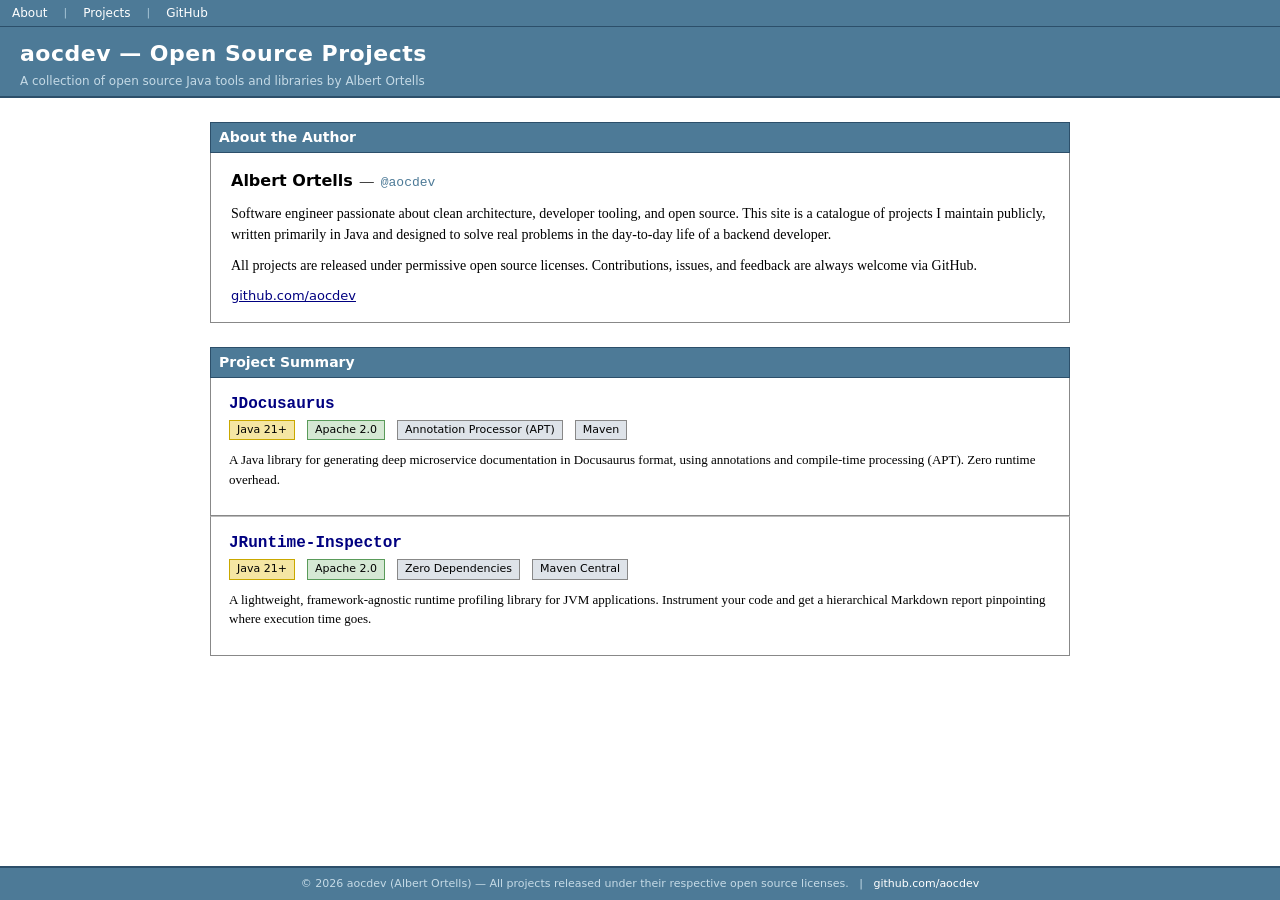
<file: index.html>
<!doctype html>
<html lang="en">
    <head>
        <meta charset="UTF-8" />
        <meta name="viewport" content="width=device-width, initial-scale=1.0" />
        <title>aocdev &mdash; Open Source Projects</title>
        <link rel="stylesheet" href="style.css" />
    </head>
    <body>
        <!-- Top navigation bar (Javadoc style) -->
        <div class="topnav">
            <a href="#about">About</a>
            <span class="topnav-sep">|</span>
            <a href="#projects">Projects</a>
            <span class="topnav-sep">|</span>
            <a href="https://github.com/aocdev" target="_blank">GitHub</a>
        </div>

        <!-- Page header -->
        <div class="page-header">
            <h1>aocdev &mdash; Open Source Projects</h1>
            <div class="subtitle">
                A collection of open source Java tools and libraries by Albert Ortells
            </div>
        </div>

        <div class="content">
            <!-- ABOUT SECTION -->
            <div class="section-bar" id="about">About the Author</div>
            <div class="about-box">
                <p>
                    <span class="author-name">Albert Ortells</span>
                    &nbsp;&mdash;&nbsp;
                    <span class="handle">@aocdev</span>
                </p>
                <p>
                    Software engineer passionate about clean architecture, developer tooling, and
                    open source. This site is a catalogue of projects I maintain publicly, written
                    primarily in Java and designed to solve real problems in the day-to-day life of
                    a backend developer.
                </p>
                <p>
                    All projects are released under permissive open source licenses. Contributions,
                    issues, and feedback are always welcome via GitHub.
                </p>
                <div class="links">
                    <a href="https://github.com/aocdev" target="_blank">github.com/aocdev</a>
                </div>
            </div>

            <!-- PROJECTS SECTION -->
            <div class="section-bar" id="projects">Project Summary</div>

            <!-- ── JDocusaurus ── -->
            <div class="project-card">
                <div class="project-name">
                    <a href="jdocusaurus.html">JDocusaurus</a>
                </div>
                <div class="project-meta">
                    <span class="meta-badge lang">Java 21+</span>
                    <span class="meta-badge license">Apache&nbsp;2.0</span>
                    <span class="meta-badge">Annotation&nbsp;Processor&nbsp;(APT)</span>
                    <span class="meta-badge">Maven</span>
                </div>
                <p class="project-description">
                    A Java library for generating deep microservice documentation in Docusaurus
                    format, using annotations and compile-time processing (APT). Zero runtime
                    overhead.
                </p>
            </div>
            <!-- end project-card -->

            <!-- ── JRuntime-Inspector ── -->
            <div class="project-card">
                <div class="project-name">
                    <a href="jruntime-inspector.html">JRuntime-Inspector</a>
                </div>
                <div class="project-meta">
                    <span class="meta-badge lang">Java 21+</span>
                    <span class="meta-badge license">Apache&nbsp;2.0</span>
                    <span class="meta-badge">Zero&nbsp;Dependencies</span>
                    <span class="meta-badge">Maven&nbsp;Central</span>
                </div>
                <p class="project-description">
                    A lightweight, framework-agnostic runtime profiling library for JVM
                    applications. Instrument your code and get a hierarchical Markdown report
                    pinpointing where execution time goes.
                </p>
            </div>
            <!-- end project-card -->
        </div>
        <!-- end content -->

        <!-- Footer -->
        <div class="page-footer">
            &copy; 2026 aocdev (Albert Ortells) &mdash; All projects released under their respective
            open source licenses. &nbsp;&nbsp;|&nbsp;&nbsp;
            <a href="https://github.com/aocdev" target="_blank">github.com/aocdev</a>
        </div>
    </body>
</html>
</file>
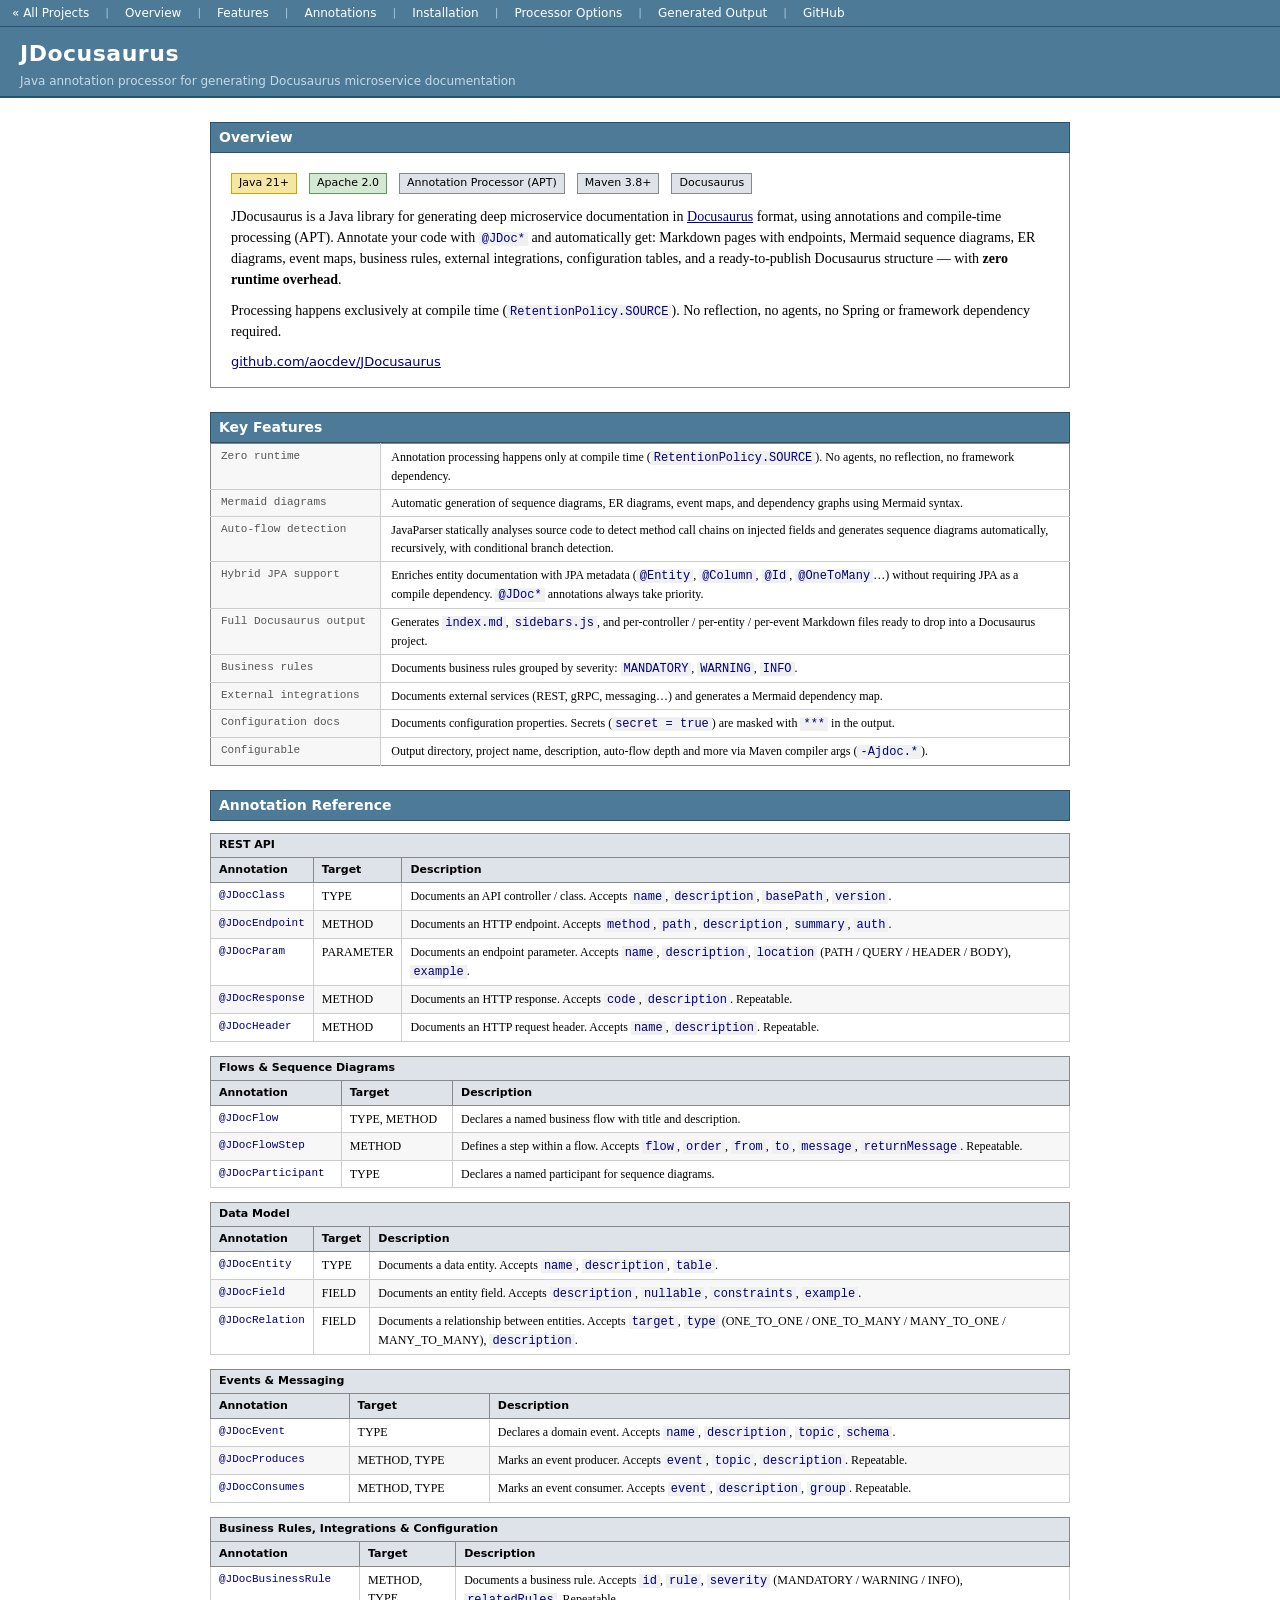
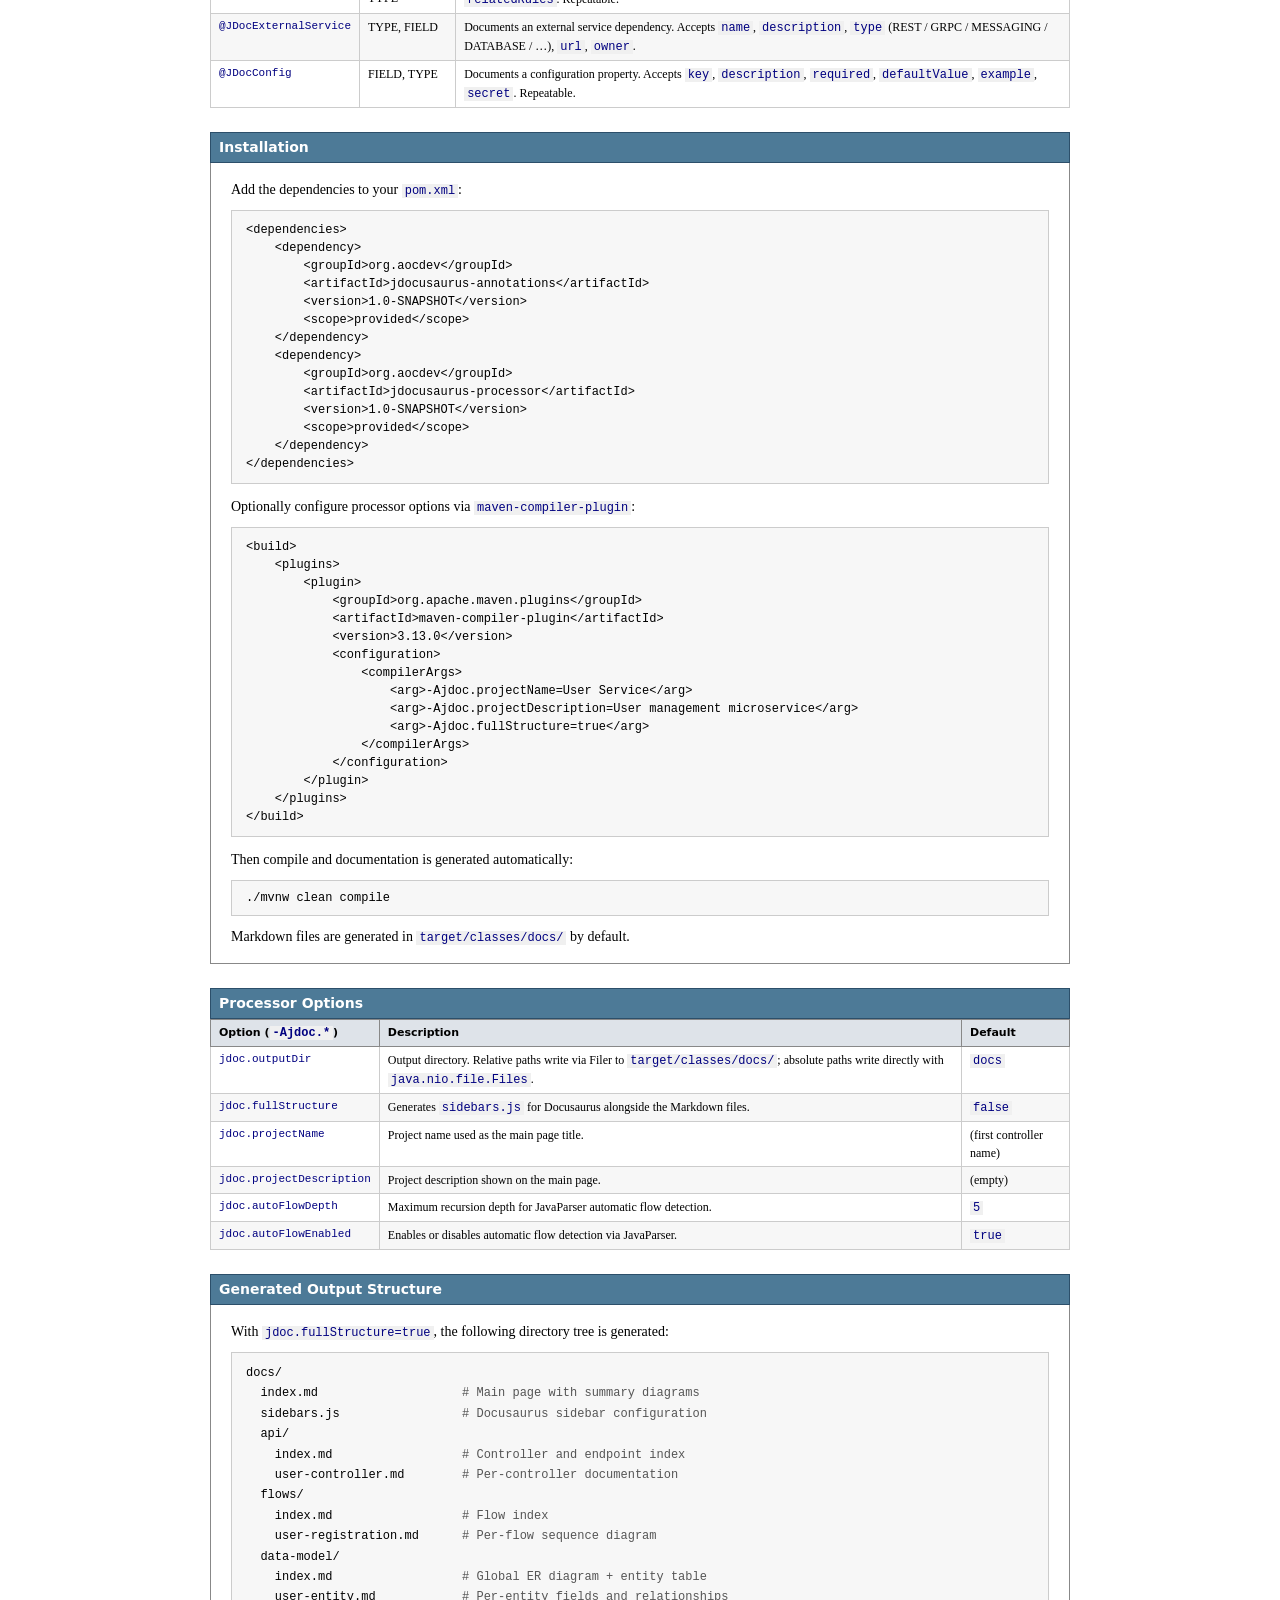
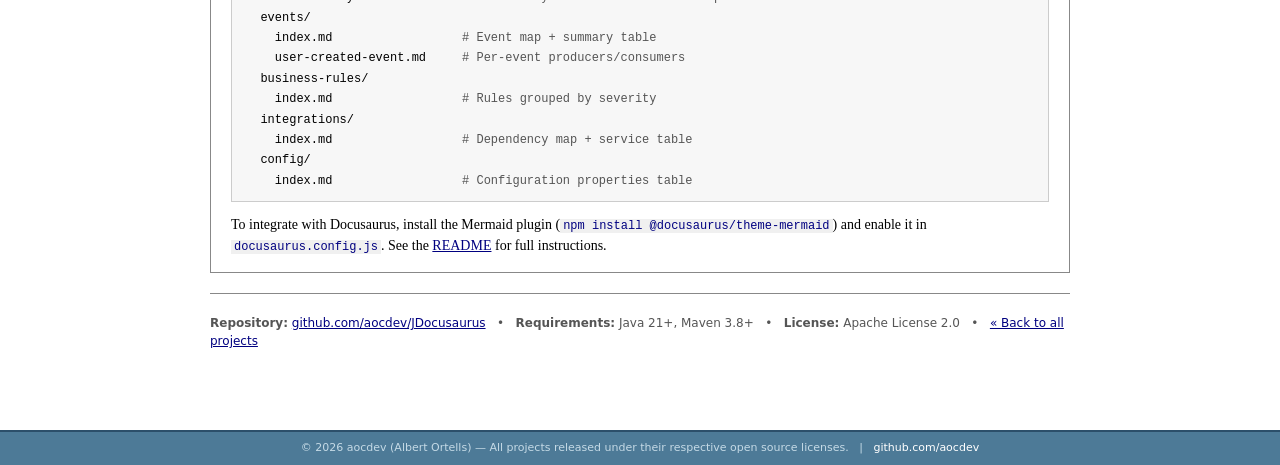
<file: jdocusaurus.html>
<!doctype html>
<html lang="en">
    <head>
        <meta charset="UTF-8" />
        <meta name="viewport" content="width=device-width, initial-scale=1.0" />
        <title>JDocusaurus &mdash; aocdev</title>
        <link rel="stylesheet" href="style.css" />
    </head>
    <body>
        <!-- Top navigation bar -->
        <div class="topnav">
            <a href="index.html">&laquo; All Projects</a>
            <span class="topnav-sep">|</span>
            <a href="#overview">Overview</a>
            <span class="topnav-sep">|</span>
            <a href="#features">Features</a>
            <span class="topnav-sep">|</span>
            <a href="#annotations">Annotations</a>
            <span class="topnav-sep">|</span>
            <a href="#installation">Installation</a>
            <span class="topnav-sep">|</span>
            <a href="#options">Processor Options</a>
            <span class="topnav-sep">|</span>
            <a href="#output">Generated Output</a>
            <span class="topnav-sep">|</span>
            <a href="https://github.com/aocdev/JDocusaurus" target="_blank">GitHub</a>
        </div>

        <!-- Page header -->
        <div class="page-header">
            <h1>JDocusaurus</h1>
            <div class="subtitle">
                Java annotation processor for generating Docusaurus microservice documentation
            </div>
        </div>

        <div class="content">
            <!-- ═══════════════════════════════════════════
         OVERVIEW
    ═══════════════════════════════════════════ -->
            <div class="section-bar" id="overview">Overview</div>
            <div class="about-box">
                <div class="project-meta">
                    <span class="meta-badge lang">Java 21+</span>
                    <span class="meta-badge license">Apache&nbsp;2.0</span>
                    <span class="meta-badge">Annotation&nbsp;Processor&nbsp;(APT)</span>
                    <span class="meta-badge">Maven&nbsp;3.8+</span>
                    <span class="meta-badge">Docusaurus</span>
                </div>
                <p>
                    JDocusaurus is a Java library for generating deep microservice documentation in
                    <a href="https://docusaurus.io/" target="_blank">Docusaurus</a> format, using
                    annotations and compile-time processing (APT). Annotate your code with
                    <code>@JDoc*</code> and automatically get: Markdown pages with endpoints,
                    Mermaid sequence diagrams, ER diagrams, event maps, business rules, external
                    integrations, configuration tables, and a ready-to-publish Docusaurus structure
                    &mdash; with <strong>zero runtime overhead</strong>.
                </p>
                <p>
                    Processing happens exclusively at compile time
                    (<code>RetentionPolicy.SOURCE</code>). No reflection, no agents, no Spring or
                    framework dependency required.
                </p>
                <div class="links">
                    <a href="https://github.com/aocdev/JDocusaurus" target="_blank"
                        >github.com/aocdev/JDocusaurus</a
                    >
                </div>
            </div>

            <!-- ═══════════════════════════════════════════
         KEY FEATURES
    ═══════════════════════════════════════════ -->
            <div class="section-bar" id="features">Key Features</div>
            <table class="feature-list">
                <tbody>
                    <tr>
                        <td>Zero runtime</td>
                        <td>
                            Annotation processing happens only at compile time
                            (<code>RetentionPolicy.SOURCE</code>). No agents, no reflection, no
                            framework dependency.
                        </td>
                    </tr>
                    <tr>
                        <td>Mermaid diagrams</td>
                        <td>
                            Automatic generation of sequence diagrams, ER diagrams, event maps, and
                            dependency graphs using Mermaid syntax.
                        </td>
                    </tr>
                    <tr>
                        <td>Auto-flow detection</td>
                        <td>
                            JavaParser statically analyses source code to detect method call chains
                            on injected fields and generates sequence diagrams automatically,
                            recursively, with conditional branch detection.
                        </td>
                    </tr>
                    <tr>
                        <td>Hybrid JPA support</td>
                        <td>
                            Enriches entity documentation with JPA metadata (<code>@Entity</code>,
                            <code>@Column</code>, <code>@Id</code>, <code>@OneToMany</code>&hellip;)
                            without requiring JPA as a compile dependency.
                            <code>@JDoc*</code> annotations always take priority.
                        </td>
                    </tr>
                    <tr>
                        <td>Full Docusaurus output</td>
                        <td>
                            Generates <code>index.md</code>, <code>sidebars.js</code>, and
                            per-controller / per-entity / per-event Markdown files ready to drop
                            into a Docusaurus project.
                        </td>
                    </tr>
                    <tr>
                        <td>Business rules</td>
                        <td>
                            Documents business rules grouped by severity: <code>MANDATORY</code>,
                            <code>WARNING</code>, <code>INFO</code>.
                        </td>
                    </tr>
                    <tr>
                        <td>External integrations</td>
                        <td>
                            Documents external services (REST, gRPC, messaging&hellip;) and
                            generates a Mermaid dependency map.
                        </td>
                    </tr>
                    <tr>
                        <td>Configuration docs</td>
                        <td>
                            Documents configuration properties. Secrets (<code>secret = true</code>)
                            are masked with <code>***</code> in the output.
                        </td>
                    </tr>
                    <tr>
                        <td>Configurable</td>
                        <td>
                            Output directory, project name, description, auto-flow depth and more
                            via Maven compiler args (<code>-Ajdoc.*</code>).
                        </td>
                    </tr>
                </tbody>
            </table>

            <!-- ═══════════════════════════════════════════
         ANNOTATIONS
    ═══════════════════════════════════════════ -->
            <div class="section-bar" id="annotations">Annotation Reference</div>

            <!-- REST API -->
            <div class="feature-bar">REST API</div>
            <table class="annot-table">
                <thead>
                    <tr>
                        <th>Annotation</th>
                        <th>Target</th>
                        <th>Description</th>
                    </tr>
                </thead>
                <tbody>
                    <tr>
                        <td>@JDocClass</td>
                        <td class="desc">TYPE</td>
                        <td class="desc">
                            Documents an API controller / class. Accepts <code>name</code>,
                            <code>description</code>, <code>basePath</code>, <code>version</code>.
                        </td>
                    </tr>
                    <tr>
                        <td>@JDocEndpoint</td>
                        <td class="desc">METHOD</td>
                        <td class="desc">
                            Documents an HTTP endpoint. Accepts <code>method</code>,
                            <code>path</code>, <code>description</code>, <code>summary</code>,
                            <code>auth</code>.
                        </td>
                    </tr>
                    <tr>
                        <td>@JDocParam</td>
                        <td class="desc">PARAMETER</td>
                        <td class="desc">
                            Documents an endpoint parameter. Accepts <code>name</code>,
                            <code>description</code>, <code>location</code> (PATH / QUERY / HEADER /
                            BODY), <code>example</code>.
                        </td>
                    </tr>
                    <tr>
                        <td>@JDocResponse</td>
                        <td class="desc">METHOD</td>
                        <td class="desc">
                            Documents an HTTP response. Accepts <code>code</code>,
                            <code>description</code>. Repeatable.
                        </td>
                    </tr>
                    <tr>
                        <td>@JDocHeader</td>
                        <td class="desc">METHOD</td>
                        <td class="desc">
                            Documents an HTTP request header. Accepts <code>name</code>,
                            <code>description</code>. Repeatable.
                        </td>
                    </tr>
                </tbody>
            </table>

            <!-- Flows -->
            <div class="feature-bar">Flows &amp; Sequence Diagrams</div>
            <table class="annot-table">
                <thead>
                    <tr>
                        <th>Annotation</th>
                        <th>Target</th>
                        <th>Description</th>
                    </tr>
                </thead>
                <tbody>
                    <tr>
                        <td>@JDocFlow</td>
                        <td class="desc">TYPE, METHOD</td>
                        <td class="desc">
                            Declares a named business flow with title and description.
                        </td>
                    </tr>
                    <tr>
                        <td>@JDocFlowStep</td>
                        <td class="desc">METHOD</td>
                        <td class="desc">
                            Defines a step within a flow. Accepts <code>flow</code>,
                            <code>order</code>, <code>from</code>, <code>to</code>,
                            <code>message</code>, <code>returnMessage</code>. Repeatable.
                        </td>
                    </tr>
                    <tr>
                        <td>@JDocParticipant</td>
                        <td class="desc">TYPE</td>
                        <td class="desc">Declares a named participant for sequence diagrams.</td>
                    </tr>
                </tbody>
            </table>

            <!-- Data model -->
            <div class="feature-bar">Data Model</div>
            <table class="annot-table">
                <thead>
                    <tr>
                        <th>Annotation</th>
                        <th>Target</th>
                        <th>Description</th>
                    </tr>
                </thead>
                <tbody>
                    <tr>
                        <td>@JDocEntity</td>
                        <td class="desc">TYPE</td>
                        <td class="desc">
                            Documents a data entity. Accepts <code>name</code>,
                            <code>description</code>, <code>table</code>.
                        </td>
                    </tr>
                    <tr>
                        <td>@JDocField</td>
                        <td class="desc">FIELD</td>
                        <td class="desc">
                            Documents an entity field. Accepts <code>description</code>,
                            <code>nullable</code>, <code>constraints</code>, <code>example</code>.
                        </td>
                    </tr>
                    <tr>
                        <td>@JDocRelation</td>
                        <td class="desc">FIELD</td>
                        <td class="desc">
                            Documents a relationship between entities. Accepts <code>target</code>,
                            <code>type</code> (ONE_TO_ONE / ONE_TO_MANY / MANY_TO_ONE /
                            MANY_TO_MANY), <code>description</code>.
                        </td>
                    </tr>
                </tbody>
            </table>

            <!-- Events -->
            <div class="feature-bar">Events &amp; Messaging</div>
            <table class="annot-table">
                <thead>
                    <tr>
                        <th>Annotation</th>
                        <th>Target</th>
                        <th>Description</th>
                    </tr>
                </thead>
                <tbody>
                    <tr>
                        <td>@JDocEvent</td>
                        <td class="desc">TYPE</td>
                        <td class="desc">
                            Declares a domain event. Accepts <code>name</code>,
                            <code>description</code>, <code>topic</code>, <code>schema</code>.
                        </td>
                    </tr>
                    <tr>
                        <td>@JDocProduces</td>
                        <td class="desc">METHOD, TYPE</td>
                        <td class="desc">
                            Marks an event producer. Accepts <code>event</code>, <code>topic</code>,
                            <code>description</code>. Repeatable.
                        </td>
                    </tr>
                    <tr>
                        <td>@JDocConsumes</td>
                        <td class="desc">METHOD, TYPE</td>
                        <td class="desc">
                            Marks an event consumer. Accepts <code>event</code>,
                            <code>description</code>, <code>group</code>. Repeatable.
                        </td>
                    </tr>
                </tbody>
            </table>

            <!-- Rules / Integrations / Config -->
            <div class="feature-bar">Business Rules, Integrations &amp; Configuration</div>
            <table class="annot-table">
                <thead>
                    <tr>
                        <th>Annotation</th>
                        <th>Target</th>
                        <th>Description</th>
                    </tr>
                </thead>
                <tbody>
                    <tr>
                        <td>@JDocBusinessRule</td>
                        <td class="desc">METHOD, TYPE</td>
                        <td class="desc">
                            Documents a business rule. Accepts <code>id</code>, <code>rule</code>,
                            <code>severity</code> (MANDATORY / WARNING / INFO),
                            <code>relatedRules</code>. Repeatable.
                        </td>
                    </tr>
                    <tr>
                        <td>@JDocExternalService</td>
                        <td class="desc">TYPE, FIELD</td>
                        <td class="desc">
                            Documents an external service dependency. Accepts <code>name</code>,
                            <code>description</code>, <code>type</code> (REST / GRPC / MESSAGING /
                            DATABASE / &hellip;), <code>url</code>, <code>owner</code>.
                        </td>
                    </tr>
                    <tr>
                        <td>@JDocConfig</td>
                        <td class="desc">FIELD, TYPE</td>
                        <td class="desc">
                            Documents a configuration property. Accepts <code>key</code>,
                            <code>description</code>, <code>required</code>,
                            <code>defaultValue</code>, <code>example</code>, <code>secret</code>.
                            Repeatable.
                        </td>
                    </tr>
                </tbody>
            </table>

            <!-- ═══════════════════════════════════════════
         INSTALLATION
    ═══════════════════════════════════════════ -->
            <div class="section-bar" id="installation">Installation</div>
            <div class="about-box">
                <p>Add the dependencies to your <code>pom.xml</code>:</p>
                <pre class="code-block">
&lt;dependencies&gt;
    &lt;dependency&gt;
        &lt;groupId&gt;org.aocdev&lt;/groupId&gt;
        &lt;artifactId&gt;jdocusaurus-annotations&lt;/artifactId&gt;
        &lt;version&gt;1.0-SNAPSHOT&lt;/version&gt;
        &lt;scope&gt;provided&lt;/scope&gt;
    &lt;/dependency&gt;
    &lt;dependency&gt;
        &lt;groupId&gt;org.aocdev&lt;/groupId&gt;
        &lt;artifactId&gt;jdocusaurus-processor&lt;/artifactId&gt;
        &lt;version&gt;1.0-SNAPSHOT&lt;/version&gt;
        &lt;scope&gt;provided&lt;/scope&gt;
    &lt;/dependency&gt;
&lt;/dependencies&gt;</pre>
                <p>
                    Optionally configure processor options via <code>maven-compiler-plugin</code>:
                </p>
                <pre class="code-block">
&lt;build&gt;
    &lt;plugins&gt;
        &lt;plugin&gt;
            &lt;groupId&gt;org.apache.maven.plugins&lt;/groupId&gt;
            &lt;artifactId&gt;maven-compiler-plugin&lt;/artifactId&gt;
            &lt;version&gt;3.13.0&lt;/version&gt;
            &lt;configuration&gt;
                &lt;compilerArgs&gt;
                    &lt;arg&gt;-Ajdoc.projectName=User Service&lt;/arg&gt;
                    &lt;arg&gt;-Ajdoc.projectDescription=User management microservice&lt;/arg&gt;
                    &lt;arg&gt;-Ajdoc.fullStructure=true&lt;/arg&gt;
                &lt;/compilerArgs&gt;
            &lt;/configuration&gt;
        &lt;/plugin&gt;
    &lt;/plugins&gt;
&lt;/build&gt;</pre>
                <p>Then compile and documentation is generated automatically:</p>
                <pre class="code-block compact">./mvnw clean compile</pre>
                <p class="note">
                    Markdown files are generated in <code>target/classes/docs/</code> by default.
                </p>
            </div>

            <!-- ═══════════════════════════════════════════
         PROCESSOR OPTIONS
    ═══════════════════════════════════════════ -->
            <div class="section-bar" id="options">Processor Options</div>
            <table class="annot-table">
                <thead>
                    <tr>
                        <th>Option (<code>-Ajdoc.*</code>)</th>
                        <th>Description</th>
                        <th>Default</th>
                    </tr>
                </thead>
                <tbody>
                    <tr>
                        <td>jdoc.outputDir</td>
                        <td class="desc">
                            Output directory. Relative paths write via Filer to
                            <code>target/classes/docs/</code>; absolute paths write directly with
                            <code>java.nio.file.Files</code>.
                        </td>
                        <td class="desc"><code>docs</code></td>
                    </tr>
                    <tr>
                        <td>jdoc.fullStructure</td>
                        <td class="desc">
                            Generates <code>sidebars.js</code> for Docusaurus alongside the Markdown
                            files.
                        </td>
                        <td class="desc"><code>false</code></td>
                    </tr>
                    <tr>
                        <td>jdoc.projectName</td>
                        <td class="desc">Project name used as the main page title.</td>
                        <td class="desc">(first controller name)</td>
                    </tr>
                    <tr>
                        <td>jdoc.projectDescription</td>
                        <td class="desc">Project description shown on the main page.</td>
                        <td class="desc">(empty)</td>
                    </tr>
                    <tr>
                        <td>jdoc.autoFlowDepth</td>
                        <td class="desc">
                            Maximum recursion depth for JavaParser automatic flow detection.
                        </td>
                        <td class="desc"><code>5</code></td>
                    </tr>
                    <tr>
                        <td>jdoc.autoFlowEnabled</td>
                        <td class="desc">
                            Enables or disables automatic flow detection via JavaParser.
                        </td>
                        <td class="desc"><code>true</code></td>
                    </tr>
                </tbody>
            </table>

            <!-- ═══════════════════════════════════════════
         GENERATED OUTPUT STRUCTURE
    ═══════════════════════════════════════════ -->
            <div class="section-bar" id="output">Generated Output Structure</div>
            <div class="about-box">
                <p>
                    With <code>jdoc.fullStructure=true</code>, the following directory tree is
                    generated:
                </p>
                <pre class="code-block tree">docs/
  index.md                    <span class="code-comment"># Main page with summary diagrams</span>
  sidebars.js                 <span class="code-comment"># Docusaurus sidebar configuration</span>
  api/
    index.md                  <span class="code-comment"># Controller and endpoint index</span>
    user-controller.md        <span class="code-comment"># Per-controller documentation</span>
  flows/
    index.md                  <span class="code-comment"># Flow index</span>
    user-registration.md      <span class="code-comment"># Per-flow sequence diagram</span>
  data-model/
    index.md                  <span class="code-comment"># Global ER diagram + entity table</span>
    user-entity.md            <span class="code-comment"># Per-entity fields and relationships</span>
  events/
    index.md                  <span class="code-comment"># Event map + summary table</span>
    user-created-event.md     <span class="code-comment"># Per-event producers/consumers</span>
  business-rules/
    index.md                  <span class="code-comment"># Rules grouped by severity</span>
  integrations/
    index.md                  <span class="code-comment"># Dependency map + service table</span>
  config/
    index.md                  <span class="code-comment"># Configuration properties table</span></pre>
                <p>
                    To integrate with Docusaurus, install the Mermaid plugin (<code
                        >npm install @docusaurus/theme-mermaid</code
                    >) and enable it in <code>docusaurus.config.js</code>. See the
                    <a href="https://github.com/aocdev/JDocusaurus" target="_blank">README</a> for
                    full instructions.
                </p>
            </div>

            <hr class="javadoc" />

            <div class="repo-link">
                <strong>Repository:</strong>
                <a href="https://github.com/aocdev/JDocusaurus" target="_blank"
                    >github.com/aocdev/JDocusaurus</a
                >
                &nbsp;&nbsp;&bull;&nbsp;&nbsp;
                <strong>Requirements:</strong> Java 21+, Maven 3.8+ &nbsp;&nbsp;&bull;&nbsp;&nbsp;
                <strong>License:</strong> Apache License 2.0 &nbsp;&nbsp;&bull;&nbsp;&nbsp;
                <a href="index.html">&laquo; Back to all projects</a>
            </div>
        </div>
        <!-- end content -->

        <!-- Footer -->
        <div class="page-footer">
            &copy; 2026 aocdev (Albert Ortells) &mdash; All projects released under their respective
            open source licenses. &nbsp;&nbsp;|&nbsp;&nbsp;
            <a href="https://github.com/aocdev" target="_blank">github.com/aocdev</a>
        </div>
    </body>
</html>
</file>
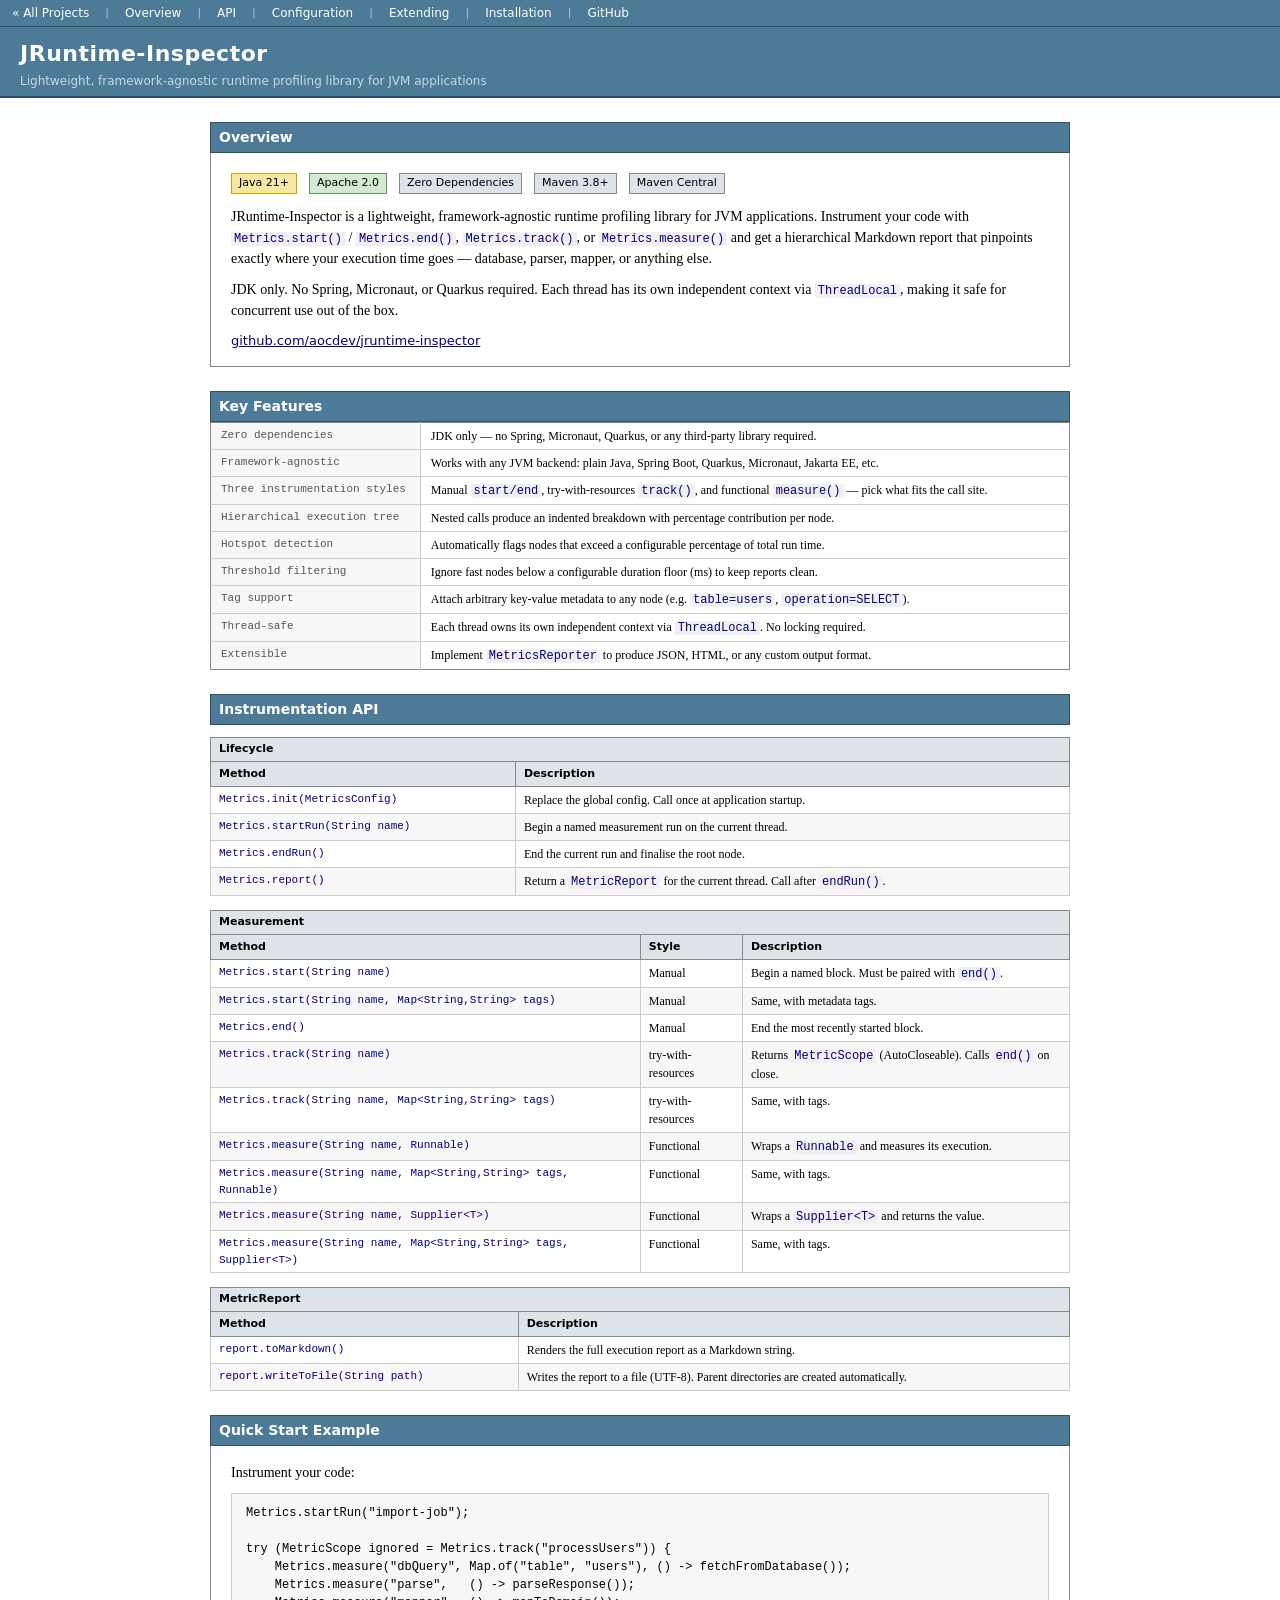
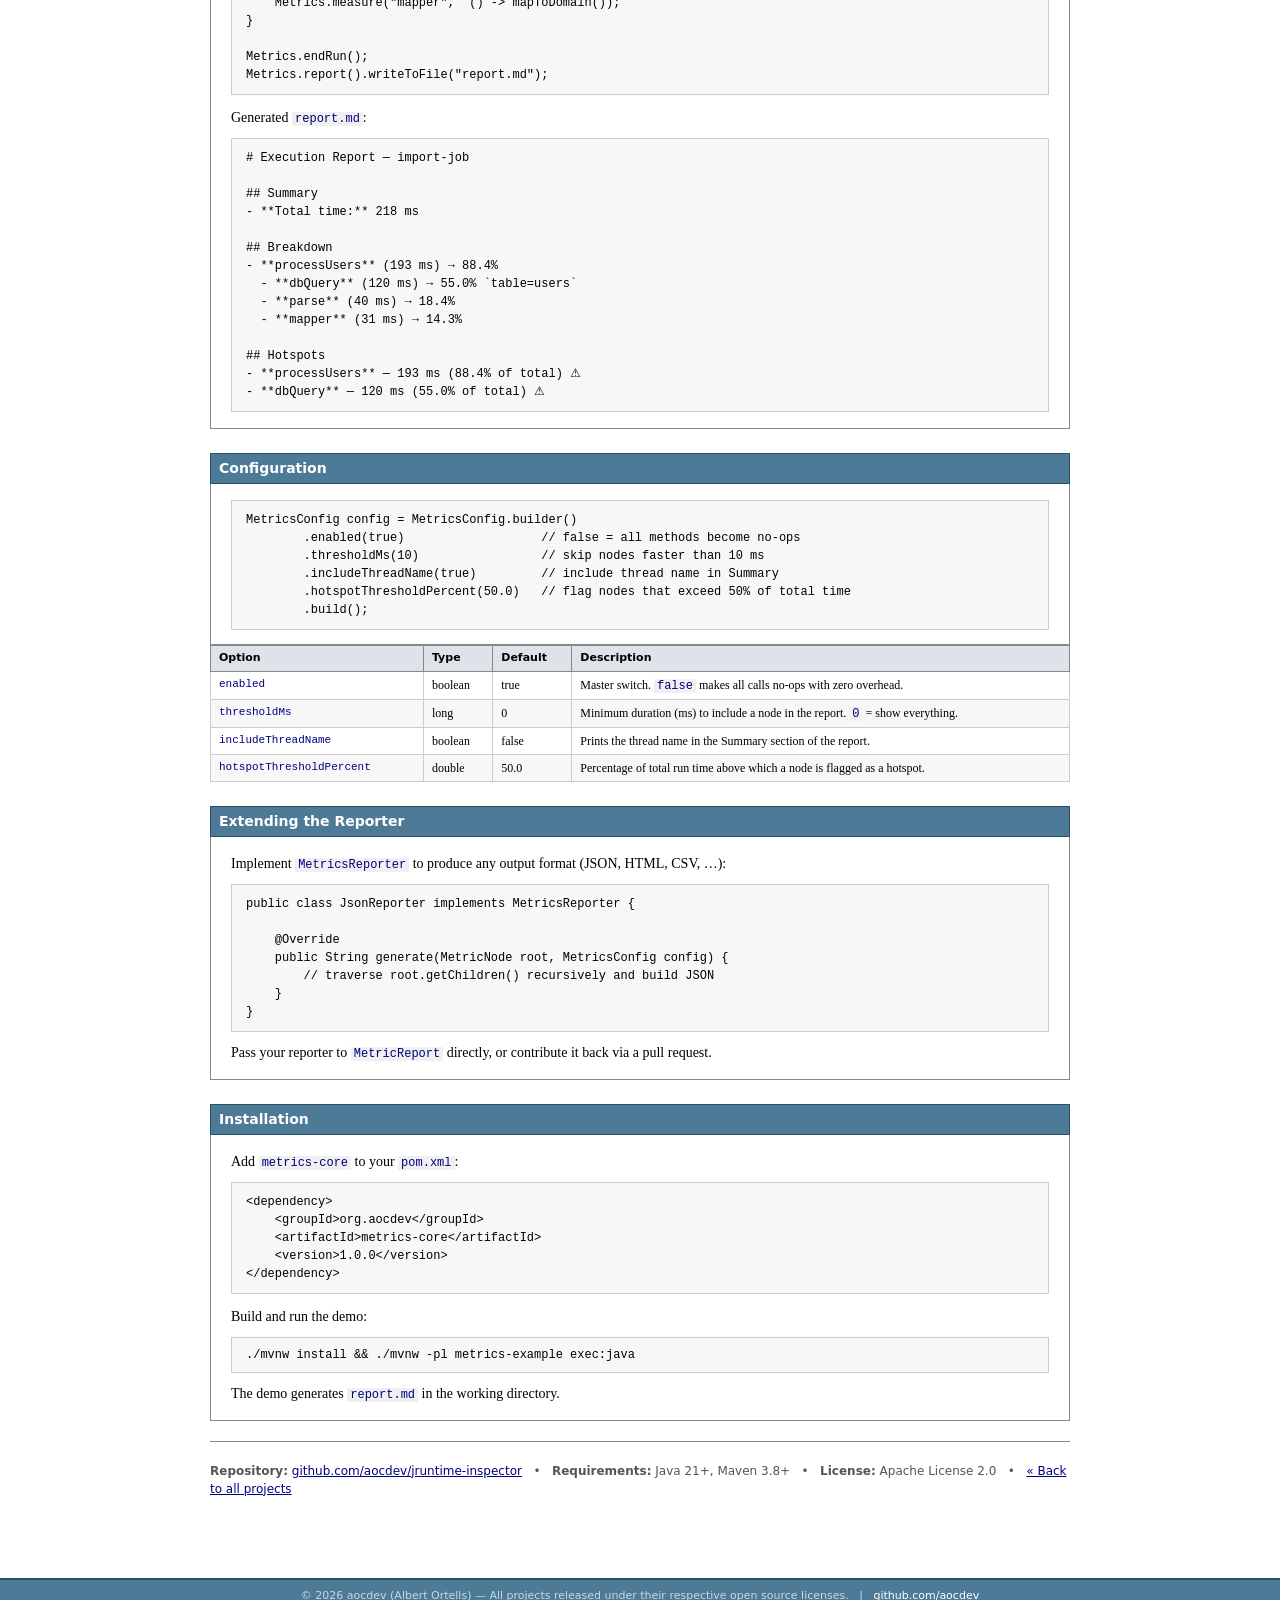
<file: jruntime-inspector.html>
<!doctype html>
<html lang="en">
    <head>
        <meta charset="UTF-8" />
        <meta name="viewport" content="width=device-width, initial-scale=1.0" />
        <title>JRuntime-Inspector &mdash; aocdev</title>
        <link rel="stylesheet" href="style.css" />
    </head>
    <body>
        <!-- Top navigation bar -->
        <div class="topnav">
            <a href="index.html">&laquo; All Projects</a>
            <span class="topnav-sep">|</span>
            <a href="#overview">Overview</a>
            <span class="topnav-sep">|</span>
            <a href="#api">API</a>
            <span class="topnav-sep">|</span>
            <a href="#configuration">Configuration</a>
            <span class="topnav-sep">|</span>
            <a href="#extending">Extending</a>
            <span class="topnav-sep">|</span>
            <a href="#installation">Installation</a>
            <span class="topnav-sep">|</span>
            <a href="https://github.com/aocdev/jruntime-inspector" target="_blank">GitHub</a>
        </div>

        <!-- Page header -->
        <div class="page-header">
            <h1>JRuntime-Inspector</h1>
            <div class="subtitle">
                Lightweight, framework-agnostic runtime profiling library for JVM applications
            </div>
        </div>

        <div class="content">
            <!-- ═══════════════════════════════════════════
         OVERVIEW
    ═══════════════════════════════════════════ -->
            <div class="section-bar" id="overview">Overview</div>
            <div class="about-box">
                <div class="project-meta">
                    <span class="meta-badge lang">Java 21+</span>
                    <span class="meta-badge license">Apache&nbsp;2.0</span>
                    <span class="meta-badge">Zero&nbsp;Dependencies</span>
                    <span class="meta-badge">Maven&nbsp;3.8+</span>
                    <span class="meta-badge">Maven&nbsp;Central</span>
                </div>
                <p>
                    JRuntime-Inspector is a lightweight, framework-agnostic runtime profiling
                    library for JVM applications. Instrument your code with
                    <code>Metrics.start()</code> / <code>Metrics.end()</code>,
                    <code>Metrics.track()</code>, or <code>Metrics.measure()</code> and get a
                    hierarchical Markdown report that pinpoints exactly where your execution time
                    goes &mdash; database, parser, mapper, or anything else.
                </p>
                <p>
                    JDK only. No Spring, Micronaut, or Quarkus required. Each thread has its own
                    independent context via <code>ThreadLocal</code>, making it safe for concurrent
                    use out of the box.
                </p>
                <div class="links">
                    <a href="https://github.com/aocdev/jruntime-inspector" target="_blank"
                        >github.com/aocdev/jruntime-inspector</a
                    >
                </div>
            </div>

            <!-- ═══════════════════════════════════════════
         KEY FEATURES
    ═══════════════════════════════════════════ -->
            <div class="section-bar" id="features">Key Features</div>
            <table class="feature-list">
                <tbody>
                    <tr>
                        <td>Zero dependencies</td>
                        <td>
                            JDK only &mdash; no Spring, Micronaut, Quarkus, or any third-party
                            library required.
                        </td>
                    </tr>
                    <tr>
                        <td>Framework-agnostic</td>
                        <td>
                            Works with any JVM backend: plain Java, Spring Boot, Quarkus, Micronaut,
                            Jakarta EE, etc.
                        </td>
                    </tr>
                    <tr>
                        <td>Three instrumentation styles</td>
                        <td>
                            Manual <code>start/end</code>, try-with-resources <code>track()</code>,
                            and functional <code>measure()</code> &mdash; pick what fits the call
                            site.
                        </td>
                    </tr>
                    <tr>
                        <td>Hierarchical execution tree</td>
                        <td>
                            Nested calls produce an indented breakdown with percentage contribution
                            per node.
                        </td>
                    </tr>
                    <tr>
                        <td>Hotspot detection</td>
                        <td>
                            Automatically flags nodes that exceed a configurable percentage of total
                            run time.
                        </td>
                    </tr>
                    <tr>
                        <td>Threshold filtering</td>
                        <td>
                            Ignore fast nodes below a configurable duration floor (ms) to keep
                            reports clean.
                        </td>
                    </tr>
                    <tr>
                        <td>Tag support</td>
                        <td>
                            Attach arbitrary key-value metadata to any node (e.g.
                            <code>table=users</code>, <code>operation=SELECT</code>).
                        </td>
                    </tr>
                    <tr>
                        <td>Thread-safe</td>
                        <td>
                            Each thread owns its own independent context via
                            <code>ThreadLocal</code>. No locking required.
                        </td>
                    </tr>
                    <tr>
                        <td>Extensible</td>
                        <td>
                            Implement <code>MetricsReporter</code> to produce JSON, HTML, or any
                            custom output format.
                        </td>
                    </tr>
                </tbody>
            </table>

            <!-- ═══════════════════════════════════════════
         API REFERENCE
    ═══════════════════════════════════════════ -->
            <div class="section-bar" id="api">Instrumentation API</div>

            <!-- Lifecycle -->
            <div class="feature-bar">Lifecycle</div>
            <table class="annot-table">
                <thead>
                    <tr>
                        <th>Method</th>
                        <th>Description</th>
                    </tr>
                </thead>
                <tbody>
                    <tr>
                        <td>Metrics.init(MetricsConfig)</td>
                        <td class="desc">
                            Replace the global config. Call once at application startup.
                        </td>
                    </tr>
                    <tr>
                        <td>Metrics.startRun(String name)</td>
                        <td class="desc">Begin a named measurement run on the current thread.</td>
                    </tr>
                    <tr>
                        <td>Metrics.endRun()</td>
                        <td class="desc">End the current run and finalise the root node.</td>
                    </tr>
                    <tr>
                        <td>Metrics.report()</td>
                        <td class="desc">
                            Return a <code>MetricReport</code> for the current thread. Call after
                            <code>endRun()</code>.
                        </td>
                    </tr>
                </tbody>
            </table>

            <!-- Measurement -->
            <div class="feature-bar">Measurement</div>
            <table class="annot-table">
                <thead>
                    <tr>
                        <th>Method</th>
                        <th>Style</th>
                        <th>Description</th>
                    </tr>
                </thead>
                <tbody>
                    <tr>
                        <td>Metrics.start(String name)</td>
                        <td class="desc">Manual</td>
                        <td class="desc">
                            Begin a named block. Must be paired with <code>end()</code>.
                        </td>
                    </tr>
                    <tr>
                        <td>Metrics.start(String name, Map&lt;String,String&gt; tags)</td>
                        <td class="desc">Manual</td>
                        <td class="desc">Same, with metadata tags.</td>
                    </tr>
                    <tr>
                        <td>Metrics.end()</td>
                        <td class="desc">Manual</td>
                        <td class="desc">End the most recently started block.</td>
                    </tr>
                    <tr>
                        <td>Metrics.track(String name)</td>
                        <td class="desc">try-with-resources</td>
                        <td class="desc">
                            Returns <code>MetricScope</code> (AutoCloseable). Calls
                            <code>end()</code> on close.
                        </td>
                    </tr>
                    <tr>
                        <td>Metrics.track(String name, Map&lt;String,String&gt; tags)</td>
                        <td class="desc">try-with-resources</td>
                        <td class="desc">Same, with tags.</td>
                    </tr>
                    <tr>
                        <td>Metrics.measure(String name, Runnable)</td>
                        <td class="desc">Functional</td>
                        <td class="desc">
                            Wraps a <code>Runnable</code> and measures its execution.
                        </td>
                    </tr>
                    <tr>
                        <td>
                            Metrics.measure(String name, Map&lt;String,String&gt; tags, Runnable)
                        </td>
                        <td class="desc">Functional</td>
                        <td class="desc">Same, with tags.</td>
                    </tr>
                    <tr>
                        <td>Metrics.measure(String name, Supplier&lt;T&gt;)</td>
                        <td class="desc">Functional</td>
                        <td class="desc">
                            Wraps a <code>Supplier&lt;T&gt;</code> and returns the value.
                        </td>
                    </tr>
                    <tr>
                        <td>
                            Metrics.measure(String name, Map&lt;String,String&gt; tags,
                            Supplier&lt;T&gt;)
                        </td>
                        <td class="desc">Functional</td>
                        <td class="desc">Same, with tags.</td>
                    </tr>
                </tbody>
            </table>

            <!-- MetricReport -->
            <div class="feature-bar">MetricReport</div>
            <table class="annot-table">
                <thead>
                    <tr>
                        <th>Method</th>
                        <th>Description</th>
                    </tr>
                </thead>
                <tbody>
                    <tr>
                        <td>report.toMarkdown()</td>
                        <td class="desc">
                            Renders the full execution report as a Markdown string.
                        </td>
                    </tr>
                    <tr>
                        <td>report.writeToFile(String path)</td>
                        <td class="desc">
                            Writes the report to a file (UTF-8). Parent directories are created
                            automatically.
                        </td>
                    </tr>
                </tbody>
            </table>

            <!-- ═══════════════════════════════════════════
         QUICK START EXAMPLE
    ═══════════════════════════════════════════ -->
            <div class="section-bar">Quick Start Example</div>
            <div class="about-box">
                <p>Instrument your code:</p>
                <pre class="code-block">
Metrics.startRun("import-job");

try (MetricScope ignored = Metrics.track("processUsers")) {
    Metrics.measure("dbQuery", Map.of("table", "users"), () -&gt; fetchFromDatabase());
    Metrics.measure("parse",   () -&gt; parseResponse());
    Metrics.measure("mapper",  () -&gt; mapToDomain());
}

Metrics.endRun();
Metrics.report().writeToFile("report.md");</pre>
                <p>Generated <code>report.md</code>:</p>
                <pre class="code-block">
# Execution Report — import-job

## Summary
- **Total time:** 218 ms

## Breakdown
- **processUsers** (193 ms) → 88.4%
  - **dbQuery** (120 ms) → 55.0% `table=users`
  - **parse** (40 ms) → 18.4%
  - **mapper** (31 ms) → 14.3%

## Hotspots
- **processUsers** — 193 ms (88.4% of total) ⚠
- **dbQuery** — 120 ms (55.0% of total) ⚠</pre>
            </div>

            <!-- ═══════════════════════════════════════════
         CONFIGURATION
    ═══════════════════════════════════════════ -->
            <div class="section-bar" id="configuration">Configuration</div>
            <div class="about-box code-box">
                <pre class="code-block">
MetricsConfig config = MetricsConfig.builder()
        .enabled(true)                   // false = all methods become no-ops
        .thresholdMs(10)                 // skip nodes faster than 10 ms
        .includeThreadName(true)         // include thread name in Summary
        .hotspotThresholdPercent(50.0)   // flag nodes that exceed 50% of total time
        .build();</pre>
            </div>
            <table class="annot-table">
                <thead>
                    <tr>
                        <th>Option</th>
                        <th>Type</th>
                        <th>Default</th>
                        <th>Description</th>
                    </tr>
                </thead>
                <tbody>
                    <tr>
                        <td>enabled</td>
                        <td class="desc">boolean</td>
                        <td class="desc">true</td>
                        <td class="desc">
                            Master switch. <code>false</code> makes all calls no-ops with zero
                            overhead.
                        </td>
                    </tr>
                    <tr>
                        <td>thresholdMs</td>
                        <td class="desc">long</td>
                        <td class="desc">0</td>
                        <td class="desc">
                            Minimum duration (ms) to include a node in the report. <code>0</code> =
                            show everything.
                        </td>
                    </tr>
                    <tr>
                        <td>includeThreadName</td>
                        <td class="desc">boolean</td>
                        <td class="desc">false</td>
                        <td class="desc">
                            Prints the thread name in the Summary section of the report.
                        </td>
                    </tr>
                    <tr>
                        <td>hotspotThresholdPercent</td>
                        <td class="desc">double</td>
                        <td class="desc">50.0</td>
                        <td class="desc">
                            Percentage of total run time above which a node is flagged as a hotspot.
                        </td>
                    </tr>
                </tbody>
            </table>

            <!-- ═══════════════════════════════════════════
         EXTENDING
    ═══════════════════════════════════════════ -->
            <div class="section-bar" id="extending">Extending the Reporter</div>
            <div class="about-box">
                <p>
                    Implement <code>MetricsReporter</code> to produce any output format (JSON, HTML,
                    CSV, &hellip;):
                </p>
                <pre class="code-block">
public class JsonReporter implements MetricsReporter {

    @Override
    public String generate(MetricNode root, MetricsConfig config) {
        // traverse root.getChildren() recursively and build JSON
    }
}</pre>
                <p class="note">
                    Pass your reporter to <code>MetricReport</code> directly, or contribute it back
                    via a pull request.
                </p>
            </div>

            <!-- ═══════════════════════════════════════════
         INSTALLATION
    ═══════════════════════════════════════════ -->
            <div class="section-bar" id="installation">Installation</div>
            <div class="about-box">
                <p>Add <code>metrics-core</code> to your <code>pom.xml</code>:</p>
                <pre class="code-block">
&lt;dependency&gt;
    &lt;groupId&gt;org.aocdev&lt;/groupId&gt;
    &lt;artifactId&gt;metrics-core&lt;/artifactId&gt;
    &lt;version&gt;1.0.0&lt;/version&gt;
&lt;/dependency&gt;</pre>
                <p>Build and run the demo:</p>
                <pre class="code-block compact">
./mvnw install &amp;&amp; ./mvnw -pl metrics-example exec:java</pre>
                <p class="note">
                    The demo generates <code>report.md</code> in the working directory.
                </p>
            </div>

            <hr class="javadoc" />

            <div class="repo-link">
                <strong>Repository:</strong>
                <a href="https://github.com/aocdev/jruntime-inspector" target="_blank"
                    >github.com/aocdev/jruntime-inspector</a
                >
                &nbsp;&nbsp;&bull;&nbsp;&nbsp;
                <strong>Requirements:</strong> Java 21+, Maven 3.8+ &nbsp;&nbsp;&bull;&nbsp;&nbsp;
                <strong>License:</strong> Apache License 2.0 &nbsp;&nbsp;&bull;&nbsp;&nbsp;
                <a href="index.html">&laquo; Back to all projects</a>
            </div>
        </div>
        <!-- end content -->

        <!-- Footer -->
        <div class="page-footer">
            &copy; 2026 aocdev (Albert Ortells) &mdash; All projects released under their respective
            open source licenses. &nbsp;&nbsp;|&nbsp;&nbsp;
            <a href="https://github.com/aocdev" target="_blank">github.com/aocdev</a>
        </div>
    </body>
</html>
</file>
<file: style.css>
/* ============================================================
   aocdev — Open Source Projects
   Old-fashioned Javadoc style (circa Java 1.4–1.6)
   ============================================================ */

/* Reset */
*,
*::before,
*::after {
    box-sizing: border-box;
    margin: 0;
    padding: 0;
}

/* Base */
body {
    font-family: "Times New Roman", Times, serif;
    font-size: 14px;
    background-color: #ffffff;
    color: #000000;
    line-height: 1.5;
    min-height: 100vh;
    display: flex;
    flex-direction: column;
}

a {
    color: #000080;
    text-decoration: underline;
}

a:visited {
    color: #551a8b;
}

a:hover {
    color: #0000cc;
}

/* ── Top nav bar ── */
.topnav {
    background-color: #4d7a97;
    padding: 4px 12px;
    font-family: "DejaVu Sans", Arial, Helvetica, sans-serif;
    font-size: 12px;
    color: #ffffff;
    border-bottom: 1px solid #2c4f6a;
    display: flex;
    align-items: center;
    gap: 16px;
}

.topnav a {
    color: #ffffff;
    text-decoration: none;
    font-size: 12px;
}

.topnav a:hover {
    text-decoration: underline;
    color: #e0e0e0;
}

.topnav-sep {
    color: #aac8d8;
    font-size: 11px;
}

/* ── Page header ── */
.page-header {
    background-color: #4d7a97;
    padding: 10px 20px 6px 20px;
    border-bottom: 2px solid #2c4f6a;
}

.page-header h1 {
    font-family: "DejaVu Sans", Arial, Helvetica, sans-serif;
    font-size: 22px;
    font-weight: bold;
    color: #ffffff;
    letter-spacing: 0.5px;
}

.page-header .subtitle {
    font-family: "DejaVu Sans", Arial, Helvetica, sans-serif;
    font-size: 12px;
    color: #c5dae6;
    margin-top: 2px;
}

/* ── Content wrapper ── */
.content {
    max-width: 900px;
    margin: 0 auto;
    padding: 0 20px 40px 20px;
    width: 100%;
    flex: 1 0 auto;
}

/* ── Section title bar (the dark navy bar) ── */
.section-bar {
    background-color: #4d7a97;
    color: #ffffff;
    font-family: "DejaVu Sans", Arial, Helvetica, sans-serif;
    font-size: 14px;
    font-weight: bold;
    padding: 4px 8px;
    margin-top: 24px;
    margin-bottom: 0;
    border: 1px solid #2c4f6a;
}

/* ── About / Presentation section ── */
.about-box {
    border: 1px solid #888888;
    border-top: none;
    padding: 16px 20px;
    background-color: #ffffff;
}

.about-box p {
    margin-bottom: 10px;
    font-size: 14px;
}

.about-box p:last-child {
    margin-bottom: 0;
}

.about-box .author-name {
    font-weight: bold;
    font-family: "DejaVu Sans", Arial, Helvetica, sans-serif;
    font-size: 16px;
}

.about-box .handle {
    color: #4d7a97;
    font-family: "Courier New", Courier, monospace;
    font-size: 13px;
}

.about-box .links {
    margin-top: 10px;
    font-family: "DejaVu Sans", Arial, Helvetica, sans-serif;
    font-size: 13px;
}

.about-box .links a {
    margin-right: 14px;
}

/* ── Projects section ── */
.projects-table {
    width: 100%;
    border-collapse: collapse;
    border: 1px solid #888888;
    border-top: none;
}

.projects-table th {
    background-color: #dee3e9;
    color: #000000;
    font-family: "DejaVu Sans", Arial, Helvetica, sans-serif;
    font-size: 12px;
    font-weight: bold;
    text-align: left;
    padding: 5px 10px;
    border: 1px solid #888888;
}

.projects-table td {
    padding: 10px 12px;
    vertical-align: top;
    border: 1px solid #cccccc;
    font-size: 13px;
}

.projects-table tr:nth-child(even) td {
    background-color: #f7f7f7;
}

.projects-table tr:nth-child(odd) td {
    background-color: #ffffff;
}

/* ── Project card (inside a single merged cell row) ── */
.project-card {
    padding: 14px 18px;
    background-color: #ffffff;
    border: 1px solid #888888;
    border-top: none;
    margin-bottom: 0;
}

.project-card + .project-card {
    border-top: 1px solid #bbbbbb;
}

.project-name {
    font-family: "Courier New", Courier, monospace;
    font-size: 16px;
    font-weight: bold;
    color: #000000;
}

.project-name a {
    color: #000080;
    text-decoration: none;
    font-family: "Courier New", Courier, monospace;
    font-size: 16px;
    font-weight: bold;
}

.project-name a:hover {
    text-decoration: underline;
}

.project-meta {
    font-family: "DejaVu Sans", Arial, Helvetica, sans-serif;
    font-size: 11px;
    color: #555555;
    margin: 4px 0 10px 0;
    display: flex;
    flex-wrap: wrap;
    gap: 12px;
    align-items: center;
}

.meta-badge {
    display: inline-block;
    padding: 1px 7px;
    background-color: #dee3e9;
    border: 1px solid #888888;
    font-size: 11px;
    font-family: "DejaVu Sans", Arial, Helvetica, sans-serif;
    color: #000000;
}

.meta-badge.lang {
    background-color: #f5e6a3;
    border-color: #c9a800;
}

.meta-badge.license {
    background-color: #d5e8d4;
    border-color: #5a9b5a;
}

.project-description {
    font-size: 13px;
    margin-bottom: 12px;
    font-family: "Times New Roman", Times, serif;
    color: #000000;
}

/* ── Feature table inside a card ── */
.feature-bar {
    background-color: #dee3e9;
    color: #000000;
    font-family: "DejaVu Sans", Arial, Helvetica, sans-serif;
    font-size: 11px;
    font-weight: bold;
    padding: 3px 8px;
    border: 1px solid #888888;
    border-bottom: none;
    margin-top: 12px;
    display: inline-block;
    width: 100%;
}

.feature-list {
    border: 1px solid #888888;
    width: 100%;
    border-collapse: collapse;
}

.feature-list td {
    font-family: "Times New Roman", Times, serif;
    font-size: 12px;
    padding: 4px 10px;
    border-bottom: 1px solid #cccccc;
    vertical-align: top;
}

.feature-list td:first-child {
    color: #555555;
    font-family: "Courier New", Courier, monospace;
    font-size: 11px;
    white-space: nowrap;
    width: 1%;
    padding-right: 14px;
    border-right: 1px solid #cccccc;
    background-color: #f7f7f7;
}

.feature-list tr:last-child td {
    border-bottom: none;
}

/* ── Annotation summary table ── */
.annot-table {
    width: 100%;
    border-collapse: collapse;
    border: 1px solid #888888;
    margin-top: 0;
}

.annot-table th {
    background-color: #dee3e9;
    font-family: "DejaVu Sans", Arial, Helvetica, sans-serif;
    font-size: 11px;
    font-weight: bold;
    padding: 4px 8px;
    text-align: left;
    border: 1px solid #888888;
}

.annot-table td {
    font-family: "Courier New", Courier, monospace;
    font-size: 11px;
    padding: 4px 8px;
    border: 1px solid #cccccc;
    vertical-align: top;
    color: #000080;
}

.annot-table td.desc {
    font-family: "Times New Roman", Times, serif;
    font-size: 12px;
    color: #000000;
}

.annot-table tr:nth-child(even) td {
    background-color: #f7f7f7;
}

/* ── Footer ── */
.page-footer {
    background-color: #4d7a97;
    color: #c5dae6;
    font-family: "DejaVu Sans", Arial, Helvetica, sans-serif;
    font-size: 11px;
    padding: 8px 20px;
    text-align: center;
    margin-top: 40px;
    border-top: 2px solid #2c4f6a;
}

.page-footer a {
    color: #ffffff;
    text-decoration: none;
}

.page-footer a:hover {
    text-decoration: underline;
}

/* ── Horizontal rule ── */
hr.javadoc {
    border: none;
    border-top: 1px solid #888888;
    margin: 20px 0;
}

/* ── Inline code ── */
code {
    font-family: "Courier New", Courier, monospace;
    font-size: 12px;
    color: #000080;
    background-color: #f0f0f0;
    padding: 0 3px;
}

/* ── Detail pages ── */
.about-box .project-meta {
    margin-bottom: 12px;
}

.annot-table + .feature-bar {
    margin-top: 14px;
}

.about-box.code-box {
    padding-bottom: 0;
}

.about-box .note {
    margin-top: 10px;
}

.repo-link {
    font-family: "DejaVu Sans", Arial, Helvetica, sans-serif;
    font-size: 12px;
    color: #555555;
}

/* ── Code blocks ── */
.code-block {
    background-color: #f7f7f7;
    border: 1px solid #cccccc;
    padding: 10px 14px;
    margin-top: 10px;
    font-family: "Courier New", Courier, monospace;
    font-size: 12px;
    overflow-x: auto;
}

.code-block.compact {
    padding: 8px 14px;
    margin-top: 8px;
}

.code-block.tree {
    line-height: 1.7;
}

.code-box .code-block {
    margin-top: 0;
    margin-bottom: 14px;
}

.code-block + p {
    margin-top: 12px;
}

.code-comment {
    color: #555555;
}
</file>
